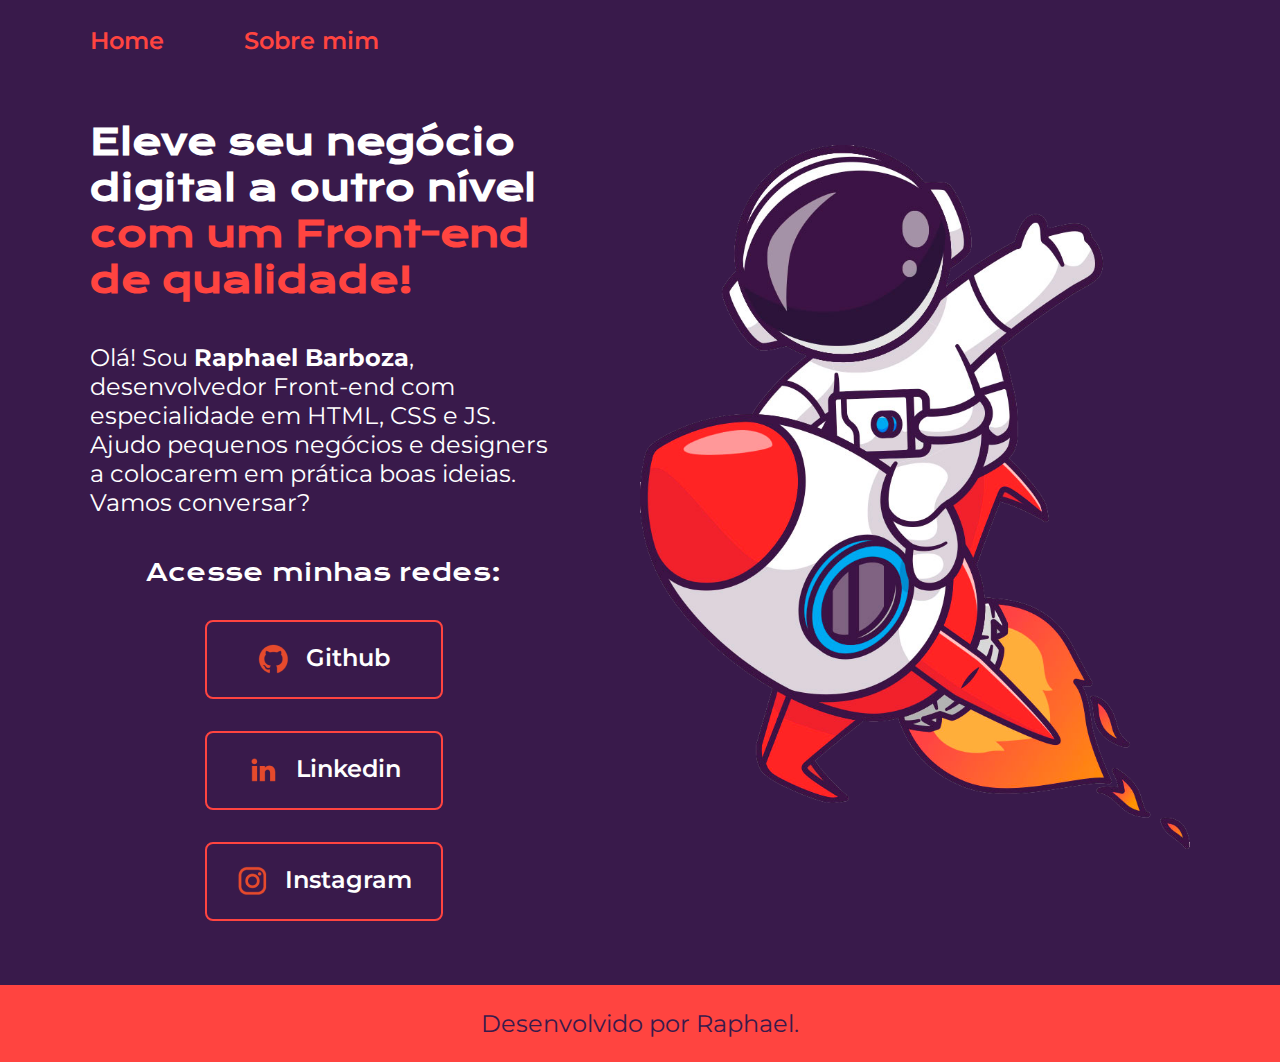
<file: index.html>
<!DOCTYPE html>
<html lang="pt-br">

<head>
    <meta charset="UTF-8">
    <meta name="viewport" content="width=device-width, initial-scale=1.0">
    <title>Portfólio</title>

    <link rel="stylesheet" href="./styles/style.css">

</head>

<body>

    <header class="cabecalho">
        <nav class="cabecalho__menu">
            <a class="cabecalho__menu__link" href="index.html">Home</a>
            <a class="cabecalho__menu__link" href="about.html">Sobre mim</a>
        </nav>
    </header>

    <main class="apresentacao">
        <section class="apresentacao__conteudo">
            <h1 class="apresentacao__conteudo__titulo">Eleve seu negócio digital a outro nível <strong
                    class="titulo-destaque">com um Front-end de
                    qualidade!</strong></h1>
            <p class="apresentacao__conteudo__texto">Olá! Sou <strong>Raphael Barboza</strong>, desenvolvedor Front-end com
                especialidade em HTML, CSS e JS. Ajudo
                pequenos negócios e designers a colocarem em prática boas ideias. Vamos conversar?</p>
            <div class="apresentacao__links">
                <h2 class="apresentacao__links__subtitulo">Acesse minhas redes:</h2>

                <a class="apresentacao__links_navegacao" href="https://github.com/RaphaelMBarboza">
                    <img src="./assets/images/github-orange.png" alt="Ícone do Github">
                    Github
                </a>

                <a class="apresentacao__links_navegacao" href="https://www.linkedin.com/in/raphael-m-barboza">
                    <img src="./assets/images/linkedin-orange.png" alt="Ícone do Linkedin">
                    Linkedin
                </a>

                <a class="apresentacao__links_navegacao" href="https://www.instagram.com/_raphabarboza">
                    <img src="./assets/images/instagram-orange.png" alt="Ícone do Instagram">
                    Instagram
                </a>

            </div>
        </section>
        <img class="apresentacao__imagem" src="./assets/images/astro.png" alt="Ilustração de um astronauta">
    </main>

    <footer class="rodape">
        <p>Desenvolvido por Raphael.</p>
    </footer>

</body>

</html>
</file>
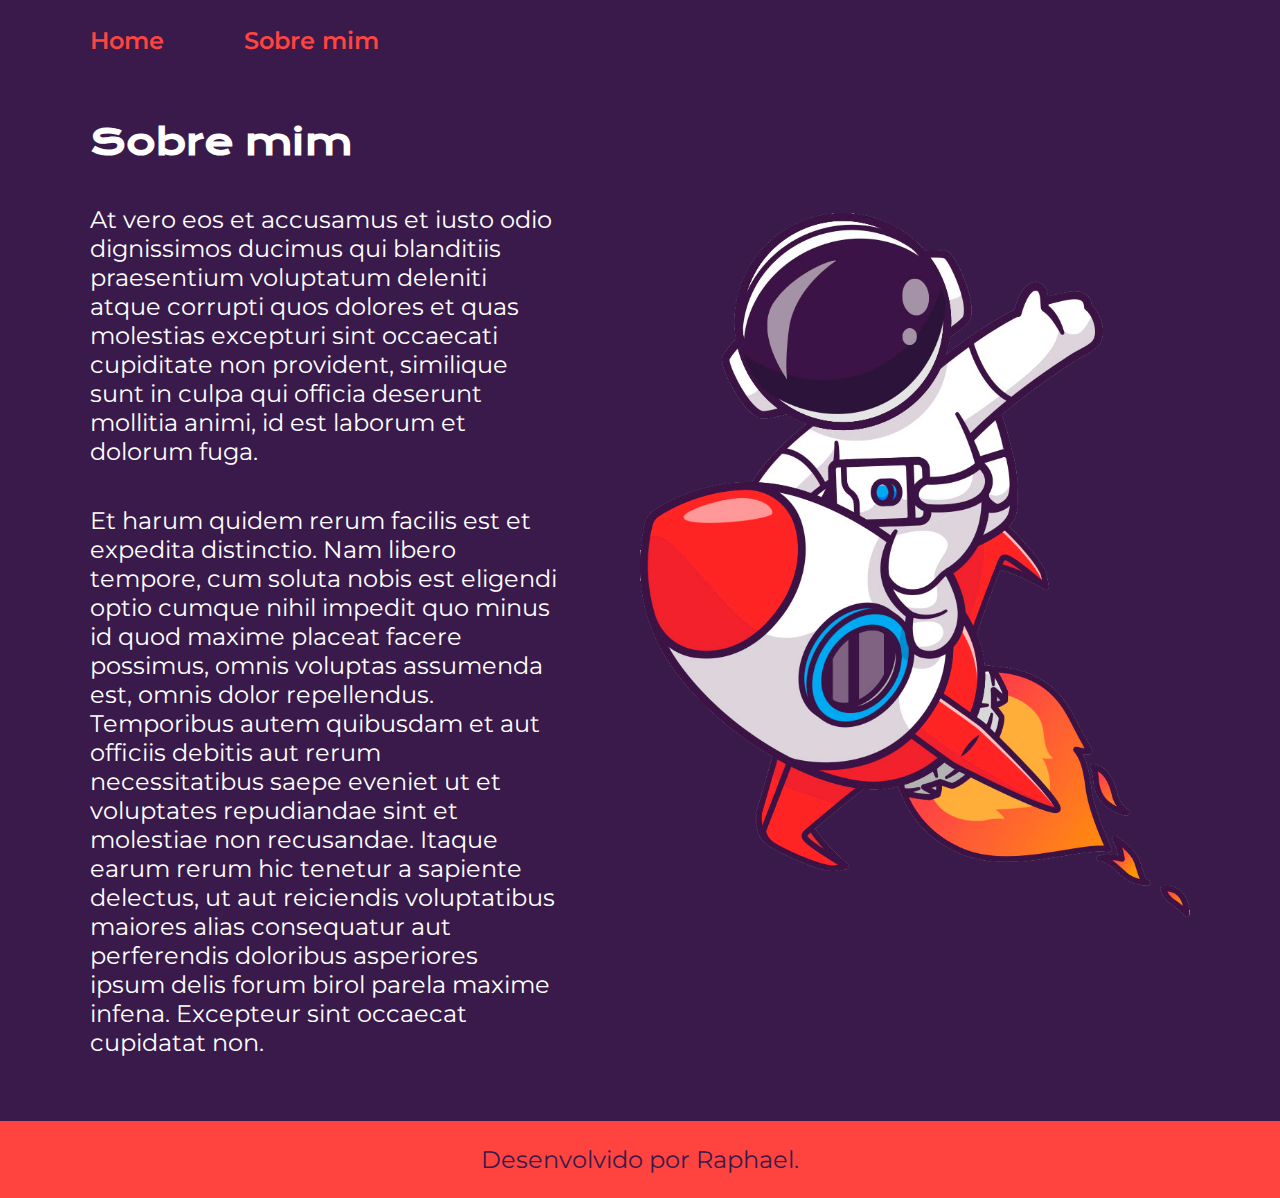
<file: about.html>
<!DOCTYPE html>
<html lang="pt-br">

<head>
    <meta charset="UTF-8">
    <meta name="viewport" content="width=device-width, initial-scale=1.0">
    <title>Sobre mim</title>

    <link rel="stylesheet" href="./styles/style.css">

</head>

<body>

    <header class="cabecalho">
        <nav class="cabecalho__menu">
            <a class="cabecalho__menu__link" href="index.html">Home</a>
            <a class="cabecalho__menu__link" href="about.html">Sobre mim</a>
        </nav>
    </header>

    <main class="apresentacao">
        <section class="apresentacao__conteudo">
            <h1 class="apresentacao__conteudo__titulo">Sobre mim</h1>
            <p class="apresentacao__conteudo__texto">At vero eos et accusamus et iusto odio dignissimos ducimus qui blanditiis praesentium voluptatum deleniti atque corrupti quos dolores et quas molestias excepturi sint occaecati cupiditate non provident, similique sunt in culpa qui officia deserunt mollitia animi, id est laborum et dolorum fuga.</p>
            <p class="apresentacao__conteudo__texto">Et harum quidem rerum facilis est et expedita distinctio. Nam libero tempore, cum soluta nobis est eligendi optio cumque nihil impedit quo minus id quod maxime placeat facere possimus, omnis voluptas assumenda est, omnis dolor repellendus. Temporibus autem quibusdam et aut officiis debitis aut rerum necessitatibus saepe eveniet ut et voluptates repudiandae sint et molestiae non recusandae. Itaque earum rerum hic tenetur a sapiente delectus, ut aut reiciendis voluptatibus maiores alias consequatur aut perferendis doloribus asperiores ipsum delis forum birol parela maxime infena. Excepteur sint occaecat cupidatat non.</p>
        </section>
        <img class="apresentacao__imagem" src="./assets/images/astro.png" alt="Ilustração de um astronauta">
    </main>

    <footer class="rodape">
        <p>Desenvolvido por Raphael.</p>
    </footer>

</body>

</html>
</file>
<file: styles/style.css>
@import url('https://fonts.googleapis.com/css2?family=Krona+One&family=Montserrat&display=swap');
@import url('https://fonts.googleapis.com/css2?family=Montserrat:wght@600&display=swap');

:root {
    --cor-primaria: #391a4b;
    --cor-secundaria: #ffffff;
    --cor-terciaria: #FF4440;
    --cor-hover: #310b3a;

    --fonte-primaria: "Krona One", sans-serif;
    --fonte-secundaria: "Montserrat", sans-serif;
}

* {
    margin: 0;
    padding: 0;
}

body {
    /* height: 100vh; */
    box-sizing: border-box;
    background-color: var(--cor-primaria);
    color: var(--cor-secundaria);
}

.cabecalho {
    padding: 2% 0% 0% 7%;
    /* cima | direita | baixo | esquerda */
}

.cabecalho__menu {
    display: flex;
    gap: 80px;
}

.cabecalho__menu__link {
    font-family: var(--fonte-secundaria);
    font-size: 1.5rem;
    font-weight: 600;
    color: var(--cor-terciaria);
    text-decoration: none;
}

.apresentacao {
    /* margin: 10% 7%; */
    padding: 5% 7%;
    display: flex;
    align-items: center;
    justify-content: space-between;
    gap: 82px;
}

.apresentacao__conteudo {
    width: 50%;
    display: flex;
    flex-direction: column;
    gap: 40px;
}

.apresentacao__conteudo__titulo {
    font-size: 2.25rem;
    font-family: var(--fonte-primaria);
}

.titulo-destaque {
    color: var(--cor-terciaria);
}

/* .titulo-destaque:hover{
    color: #6ae1fc;
} */

.apresentacao__conteudo__texto {
    font-size: 1.5rem;
    font-family: var(--fonte-secundaria);
}

.apresentacao__links {
    display: flex;
    flex-direction: column;
    justify-content: space-between;
    align-items: center;
    gap: 32px;
}

.apresentacao__links__subtitulo {
    font-family: var(--fonte-primaria);
    font-weight: 400;
    font-size: 1.5rem;
}

.apresentacao__links_navegacao {
    /* background-color: #22D4FD; */
    display: flex;
    justify-content: center;
    gap: 16px;
    border: 2px solid var(--cor-terciaria);
    width: 50%;
    text-align: center;
    border-radius: 8px;
    font-size: 1.5rem;
    font-weight: 600;
    padding: 21.5px 0;
    text-decoration: none;
    color:var(--cor-secundaria);
    font-family: var(--fonte-secundaria);
}

.apresentacao__links_navegacao:hover {
    background-color: var(--cor-hover);
    /* padding: 3%; */
}

.apresentacao__imagem {
    width: 50%;
}

.rodape {
    padding: 24px;
    color: var(--cor-primaria);
    background-color: var(--cor-terciaria);
    text-align: center;
    font-family: var(--fonte-secundaria);
    font-size: 1.5rem;
    font-weight: 400;
}

@media (max-width: 1200px) {

    .cabecalho {
        padding: 10%;
    }

    .cabecalho__menu {
        justify-content: center;
    }

    .apresentacao {
        flex-direction: column-reverse;
        padding: 5%;
    }

    .apresentacao__conteudo {
        width: 0;
    }
}
</file>
